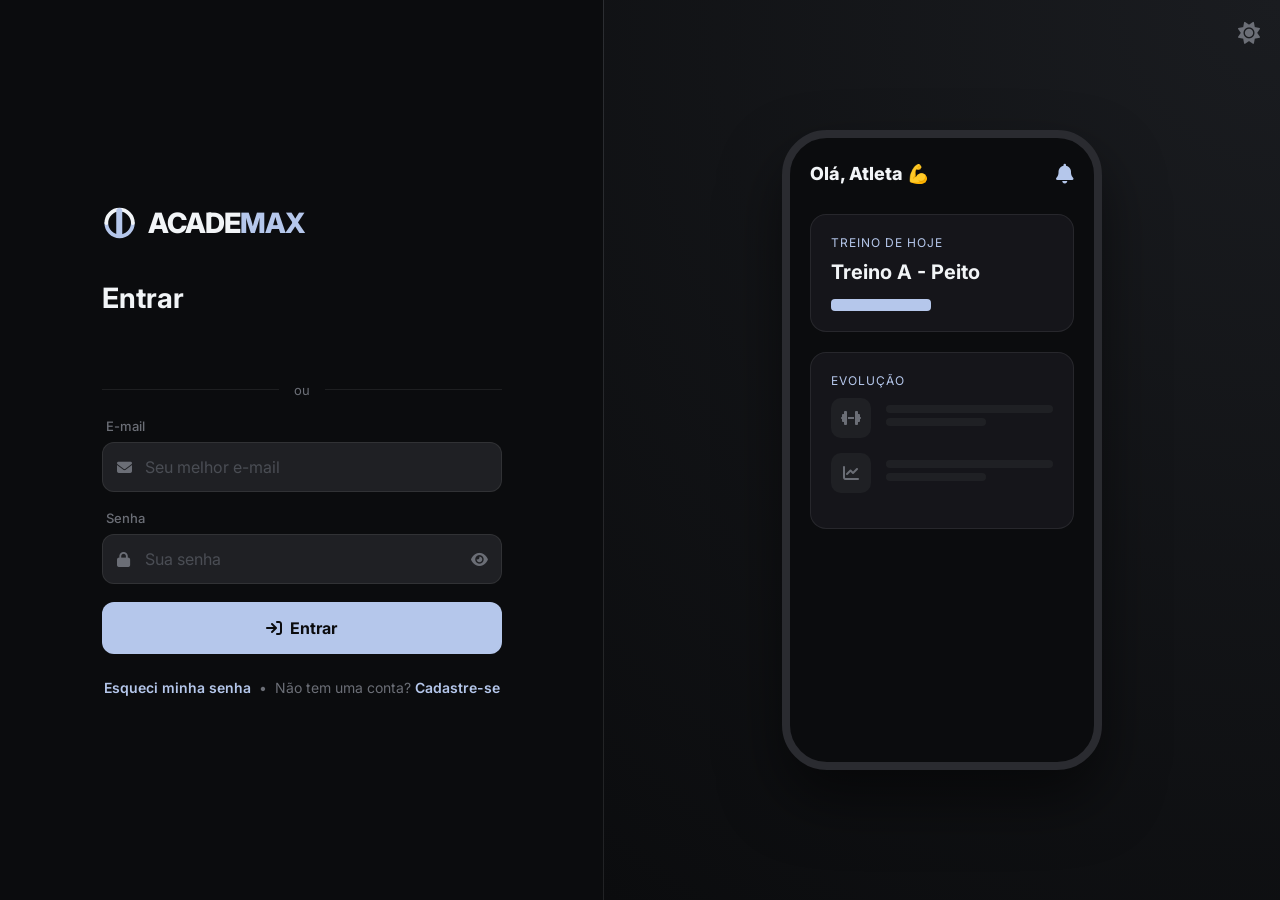
<file: login.html>
<!DOCTYPE html>
<html lang="pt-br">
<head>
    <meta charset="UTF-8">
    <meta name="viewport" content="width=device-width, initial-scale=1.0, maximum-scale=1.0, user-scalable=no">
    <title>AcadeMax - Entrar</title>
    <link rel="stylesheet" href="https://cdnjs.cloudflare.com/ajax/libs/font-awesome/6.5.1/css/all.min.css">
    <link href="https://fonts.googleapis.com/css2?family=Inter:wght@400;500;600;700;800&display=swap" rel="stylesheet">
    <style>
        :root {
            --bg-main: #0b0c0e;
            --bg-card: #15151a;
            --bg-input: #1f2024;
            --primary: #b5c7eb;
            --primary-dark: #8da3cf;
            --primary-glow: rgba(181, 199, 235, 0.2);
            --text-main: #f2f5f7;
            --text-muted: #6b6e76;
            --border: rgba(255, 255, 255, 0.08);
            --radius-md: 12px;
        }

        * { box-sizing: border-box; margin: 0; padding: 0; font-family: 'Inter', sans-serif; }

        body {
            background-color: var(--bg-main);
            color: var(--text-main);
            min-height: 100vh;
            display: flex;
        }

        .login-side {
            flex: 1;
            display: flex;
            flex-direction: column;
            justify-content: center;
            align-items: center;
            padding: 40px 20px;
        }

        .form-wrapper {
            width: 100%;
            max-width: 400px;
            animation: fadeIn 0.5s ease;
        }

        .logo { display: flex; align-items: center; gap: 10px; margin-bottom: 40px; }
        .logo svg { height: 36px; width: 36px; }
        .logo-text { font-size: 28px; font-weight: 800; letter-spacing: -1px; }
        .logo-ade { color: #f2f5f7; }
        .logo-max { color: #b5c7eb; }

        h1 { font-size: 28px; font-weight: 700; margin-bottom: 30px; }

        .social-btns { display: flex; flex-direction: column; gap: 12px; margin-bottom: 25px; }

        .divider { display: flex; align-items: center; text-align: center; color: var(--text-muted); margin: 20px 0; font-size: 13px; }
        .divider::before, .divider::after { content: ''; flex: 1; border-bottom: 1px solid var(--border); }
        .divider::before { margin-right: 15px; }
        .divider::after { margin-left: 15px; }

        .input-group { margin-bottom: 18px; position: relative; }
        .input-group label { display: block; font-size: 13px; color: var(--text-muted); font-weight: 500; margin-bottom: 8px; padding-left: 4px; }
        .input-group .input-wrap { position: relative; }
        .input-group .input-icon {
            position: absolute; left: 15px; top: 50%; transform: translateY(-50%);
            color: var(--text-muted); font-size: 15px; pointer-events: none; z-index: 1;
        }
        .input-group input {
            width: 100%; background: var(--bg-input); border: 1px solid var(--border);
            padding: 14px 16px 14px 42px; border-radius: var(--radius-md); color: var(--text-main);
            font-size: 16px; transition: 0.2s;
        }
        .input-group input:focus { outline: none; border-color: var(--primary); box-shadow: 0 0 0 3px var(--primary-glow); }
        .input-group input:focus + .input-icon,
        .input-group .input-wrap:focus-within .input-icon { color: var(--primary); }
        .input-group input::placeholder { color: #4a4d54; }
        .input-group input[type="date"] { padding-left: 42px; color: var(--text-muted); }
        /* toggle senha */
        .toggle-pw { position: absolute; right: 14px; top: 50%; transform: translateY(-50%); cursor: pointer; color: var(--text-muted); font-size: 15px; z-index: 2; transition: color 0.2s; }
        .toggle-pw:hover { color: var(--primary); }

        .grid-2-cols { display: grid; grid-template-columns: 1fr 1fr; gap: 15px; }

        .btn-primary {
            width: 100%; background: var(--primary); color: #0b0c0e; border: none;
            padding: 16px; border-radius: var(--radius-md); font-size: 16px; font-weight: 700;
            cursor: pointer; transition: 0.2s; margin-top: 10px;
            display: flex; align-items: center; justify-content: center; gap: 8px;
        }
        .btn-primary:hover { background: var(--primary-dark); }
        .btn-primary:disabled { opacity: 0.7; cursor: not-allowed; }

        .links { text-align: center; margin-top: 25px; font-size: 14px; color: var(--text-muted); }
        .links a { color: var(--primary); text-decoration: none; font-weight: 600; cursor: pointer; }

        .hidden { display: none !important; }
        @keyframes fadeIn { from { opacity: 0; transform: translateY(10px); } to { opacity: 1; transform: translateY(0); } }

        .showcase-side {
            flex: 1.2;
            background: radial-gradient(circle at top right, #1a1c20, #0b0c0e);
            display: flex; justify-content: center; align-items: center;
            position: relative; overflow: hidden;
            border-left: 1px solid var(--border);
        }

        .phone-mockup {
            width: 320px; height: 640px; background: var(--bg-main);
            border: 8px solid #2a2b30; border-radius: 45px; overflow: hidden;
            box-shadow: 0 30px 60px rgba(0,0,0,0.5); position: relative;
            padding: 25px 20px;
        }
        .phone-header { display: flex; justify-content: space-between; align-items: center; margin-bottom: 30px; }
        .phone-header span { font-weight: 800; font-size: 18px; }
        .phone-header i { color: var(--primary); font-size: 20px; }

        .mock-card { background: var(--bg-card); padding: 20px; border-radius: 16px; margin-bottom: 20px; border: 1px solid var(--border); }
        .mock-title { font-size: 12px; text-transform: uppercase; letter-spacing: 1px; color: var(--primary); margin-bottom: 10px; }
        .mock-text { font-size: 20px; font-weight: 700; margin-bottom: 15px; }
        .mock-btn { height: 12px; width: 100px; background: var(--primary); border-radius: 4px; }

        .mock-exercise { display: flex; align-items: center; gap: 15px; margin-bottom: 15px; }
        .mock-icon { width: 40px; height: 40px; background: var(--bg-input); border-radius: 10px; display: flex; align-items: center; justify-content: center; color: var(--text-muted); }
        .mock-lines { flex: 1; }
        .mock-line { height: 8px; background: var(--bg-input); border-radius: 4px; margin-bottom: 5px; }
        .mock-line.short { width: 60%; }

        /* Toast */
        #login-toast {
            position: fixed; bottom: 30px; left: 50%; transform: translateX(-50%) translateY(20px);
            background: var(--bg-card); border: 1px solid var(--border); border-radius: 14px;
            padding: 14px 20px; display: flex; align-items: center; gap: 12px;
            box-shadow: 0 8px 30px rgba(0,0,0,0.4); z-index: 999; max-width: 90vw;
            opacity: 0; transition: all 0.3s ease; pointer-events: none; font-size: 14px; font-weight: 500;
        }
        #login-toast.show { opacity: 1; transform: translateX(-50%) translateY(0); }

        /* Modal de senha */
        .modal-overlay { position: fixed; top: 0; left: 0; width: 100%; height: 100%; background: rgba(0,0,0,0.65); backdrop-filter: blur(8px); display: flex; justify-content: center; align-items: center; z-index: 200; }
        .modal-box {
            background: var(--bg-card); border: 1px solid rgba(255,255,255,0.1);
            border-radius: 24px; padding: 32px 28px; width: 92%; max-width: 400px;
            animation: slideUp 0.3s cubic-bezier(0.34,1.56,0.64,1);
            box-shadow: 0 25px 60px rgba(0,0,0,0.6);
        }
        .modal-box-icon {
            width: 52px; height: 52px; background: rgba(181,199,235,0.1); border-radius: 14px;
            display: flex; align-items: center; justify-content: center;
            font-size: 22px; color: var(--primary); margin-bottom: 18px;
        }
        .modal-box h2 { font-size: 21px; font-weight: 800; margin-bottom: 8px; letter-spacing: -0.5px; }
        .modal-box p { font-size: 14px; color: var(--text-muted); margin-bottom: 22px; line-height: 1.6; }
        .modal-actions { display: flex; gap: 10px; margin-top: 22px; }
        .btn-secondary { flex: 1; background: transparent; border: 1px solid var(--border); color: var(--text-main); padding: 13px; border-radius: var(--radius-md); font-size: 15px; font-weight: 600; cursor: pointer; transition: 0.2s; }
        .btn-secondary:hover { border-color: var(--primary); color: var(--primary); background: rgba(181,199,235,0.05); }
        @keyframes slideUp { from { opacity: 0; transform: scale(0.9) translateY(20px); } to { opacity: 1; transform: scale(1) translateY(0); } }

        @media (max-width: 900px) {
            .showcase-side { display: none; }
            .login-side { padding: 40px 25px; justify-content: flex-start; padding-top: 80px; }
            .logo { margin-bottom: 30px; }
            .grid-2-cols { grid-template-columns: 1fr; gap: 0; }
        }

        @media (max-width: 380px) {
            .logo-text { font-size: 24px; }
            .logo svg { height: 30px; width: 30px; }
            h1 { font-size: 24px; }
        }

        #google-btn-container, #google-btn-container-2 { width: 100% !important; display: flex !important; justify-content: center !important; }
        #google-btn-container > div, #google-btn-container-2 > div { width: 100% !important; }

        .theme-toggle-fixed { position: fixed; top: 20px; right: 20px; cursor: pointer; color: var(--text-muted); font-size: 22px; z-index: 100; transition: transform 0.2s; }
        .theme-toggle-fixed:hover { transform: scale(1.1); color: var(--primary); }

        /* MODO CLARO */
        body.light-mode { background-color: #f4f6f8; color: #1e293b; }
        body.light-mode .login-side { background-color: #f4f6f8; }
        body.light-mode .showcase-side { background: radial-gradient(circle at top right, #e2e8f0, #f4f6f8); border-left: 1px solid rgba(0,0,0,0.08); }
        body.light-mode .phone-mockup { background: #f4f6f8; border: 8px solid #d1d5db; }
        body.light-mode .mock-card { background: #fff; border: 1px solid rgba(0,0,0,0.08); }
        body.light-mode .mock-icon { background: #eef1f4; color: #64748b; }
        body.light-mode .mock-line { background: #eef1f4; }
        body.light-mode .mock-btn { background: #3b82f6; }
        body.light-mode .btn-primary { background: #3b82f6; color: #fff; }
        body.light-mode .btn-primary:hover { background: #2563eb; }
        body.light-mode .input-group input { background: #fff; border: 1px solid rgba(0,0,0,0.1); color: #1e293b; }
        body.light-mode .input-group input::placeholder { color: #94a3b8; }
        body.light-mode .modal-box { background: #fff; }
        body.light-mode #login-toast { background: #fff; border: 1px solid rgba(0,0,0,0.08); color: #1e293b; }
        body.light-mode .logo-ade { color: #1e293b; }
        body.light-mode .logo-max { color: #3b82f6; }
        body.light-mode .logo svg path[stroke="#b5c7eb"] { stroke: #3b82f6; }
        body.light-mode .logo svg path[stroke="#f2f5f7"] { stroke: #1e293b; }
        body.light-mode .logo svg rect[fill="#b5c7eb"] { fill: #3b82f6; }
    </style>
</head>
<body>

    <div class="theme-toggle-fixed" onclick="toggleTheme()"><i class="fa-solid fa-sun"></i></div>

    <!-- Toast -->
    <div id="login-toast"><i id="toast-icon" class="fa-solid fa-circle-info" style="font-size:18px;flex-shrink:0;"></i><span id="toast-msg"></span></div>

    <!-- Modal: Redefinir senha (abre via link do email) -->
    <div id="reset-modal" class="modal-overlay hidden">
        <div class="modal-box">
            <div class="modal-box-icon"><i class="fa-solid fa-key"></i></div>
            <h2>Nova senha</h2>
            <p>Digite e confirme sua nova senha abaixo.</p>
            <div class="input-group">
                <label>Nova senha</label>
                <div class="input-wrap" style="position:relative;">
                    <input type="password" id="reset-password" placeholder="Mínimo 6 caracteres">
                    <i class="fa-solid fa-lock input-icon"></i>
                    <i class="fa-solid fa-eye toggle-pw" onclick="togglePw('reset-password', this)"></i>
                </div>
            </div>
            <div class="input-group" style="margin-bottom:0;">
                <label>Confirmar nova senha</label>
                <div class="input-wrap" style="position:relative;">
                    <input type="password" id="reset-confirm" placeholder="Repita a senha">
                    <i class="fa-solid fa-lock input-icon"></i>
                    <i class="fa-solid fa-eye toggle-pw" onclick="togglePw('reset-confirm', this)"></i>
                </div>
            </div>
            <div class="modal-actions">
                <button class="btn-primary" id="reset-save-btn" style="margin-top:0;" onclick="saveNewPassword()">
                    <i class="fa-solid fa-check"></i> Salvar senha
                </button>
            </div>
        </div>
    </div>

    <!-- Modal: Esqueci minha senha -->
    <div id="forgot-modal" class="modal-overlay hidden">
        <div class="modal-box">
            <div class="modal-box-icon"><i class="fa-solid fa-lock"></i></div>
            <h2>Recuperar senha</h2>
            <p>Digite seu e-mail cadastrado. Se existir uma conta, enviaremos as instruções de redefinição.</p>
            <div class="input-group" style="margin-bottom:0;">
                <label>E-mail</label>
                <div class="input-wrap">
                    <input type="email" id="forgot-email" placeholder="seu@email.com">
                    <i class="fa-solid fa-envelope input-icon"></i>
                </div>
            </div>
            <div class="modal-actions">
                <button class="btn-secondary" onclick="closeForgotModal()">Cancelar</button>
                <button class="btn-primary" id="forgot-send-btn" style="margin-top:0;flex:1.5;" onclick="sendForgotPassword()"><i class="fa-solid fa-paper-plane"></i> Enviar</button>
            </div>
        </div>
    </div>

    <div class="login-side">
        <div class="form-wrapper">
            <div class="logo">
                <svg viewBox="0 0 24 24" fill="none" xmlns="http://www.w3.org/2000/svg"><path d="M20.5714 12C20.5714 14.3457 19.6393 16.5942 17.9806 18.2529C16.3219 19.9116 14.0734 20.8437 11.7276 20.8437C9.38189 20.8437 7.13337 19.9116 5.47466 18.2529C3.81595 16.5942 2.88379 14.3457 2.88379 12" stroke="#b5c7eb" stroke-width="2.5" stroke-linecap="round"/><path d="M2.88379 12C2.88379 9.65428 3.81595 7.40576 5.47466 5.74705C7.13337 4.08834 9.38189 3.15619 11.7276 3.15619C14.0734 3.15619 16.3219 4.08834 17.9806 5.74705C19.6393 7.40576 20.5714 9.65428 20.5714 12" stroke="#f2f5f7" stroke-width="2.5" stroke-linecap="round"/><rect x="9.5" y="2" width="4" height="20" rx="2" fill="#b5c7eb"/></svg>
                <div class="logo-text"><span class="logo-ade">ACADE</span><span class="logo-max">MAX</span></div>
            </div>

            <div id="login-view">
                <h1>Entrar</h1>
                <div class="social-btns"><div id="google-btn-container" style="display:flex;justify-content:center;margin-bottom:12px;"></div></div>
                <div class="divider">ou</div>
                <form onsubmit="fazerLogin(event)">
                    <div class="input-group">
                        <label>E-mail</label>
                        <div class="input-wrap">
                            <input type="email" id="login-email" placeholder="Seu melhor e-mail" required>
                            <i class="fa-solid fa-envelope input-icon"></i>
                        </div>
                    </div>
                    <div class="input-group">
                        <label>Senha</label>
                        <div class="input-wrap" style="position:relative;">
                            <input type="password" id="login-password" placeholder="Sua senha" required>
                            <i class="fa-solid fa-lock input-icon"></i>
                            <i class="fa-solid fa-eye toggle-pw" onclick="togglePw('login-password', this)"></i>
                        </div>
                    </div>
                    <button type="submit" class="btn-primary" id="login-btn"><i class="fa-solid fa-arrow-right-to-bracket"></i> Entrar</button>
                </form>
                <div class="links"><a onclick="openForgotModal()">Esqueci minha senha</a> &nbsp;•&nbsp; Não tem uma conta? <a onclick="toggleAuthView('register')">Cadastre-se</a></div>
            </div>

            <div id="register-view" class="hidden">
                <h1>Cadastre-se</h1>
                <div class="social-btns"><div id="google-btn-container-2" style="display:flex;justify-content:center;"></div></div>
                <div class="divider">ou preencha os dados</div>
                <form onsubmit="registrarUsuario(event)">
                    <div class="input-group">
                        <label>Nome completo</label>
                        <div class="input-wrap">
                            <input type="text" id="reg-name" placeholder="Ex: João da Silva" required>
                            <i class="fa-solid fa-user input-icon"></i>
                        </div>
                    </div>
                    <div class="input-group">
                        <label>E-mail</label>
                        <div class="input-wrap">
                            <input type="email" id="reg-email" placeholder="Ex: joao@email.com" required>
                            <i class="fa-solid fa-envelope input-icon"></i>
                        </div>
                    </div>
                    <div class="input-group">
                        <label>Data de Nascimento</label>
                        <div class="input-wrap">
                            <input type="date" id="reg-birthdate" required>
                            <i class="fa-solid fa-calendar input-icon"></i>
                        </div>
                    </div>
                    <div class="grid-2-cols">
                        <div class="input-group">
                            <label>Senha</label>
                            <div class="input-wrap" style="position:relative;">
                                <input type="password" id="reg-password" placeholder="Mín. 6 dígitos" required>
                                <i class="fa-solid fa-lock input-icon"></i>
                                <i class="fa-solid fa-eye toggle-pw" onclick="togglePw('reg-password', this)"></i>
                            </div>
                        </div>
                        <div class="input-group">
                            <label>Confirmar</label>
                            <div class="input-wrap" style="position:relative;">
                                <input type="password" id="reg-confirm-password" placeholder="Repita" required>
                                <i class="fa-solid fa-lock input-icon"></i>
                                <i class="fa-solid fa-eye toggle-pw" onclick="togglePw('reg-confirm-password', this)"></i>
                            </div>
                        </div>
                    </div>
                    <button type="submit" class="btn-primary" id="register-btn"><i class="fa-solid fa-user-plus"></i> Criar Conta</button>
                </form>
                <div class="links">Já tem uma conta? <a onclick="toggleAuthView('login')">Entrar</a></div>
            </div>
        </div>
    </div>

    <div class="showcase-side">
        <div class="phone-mockup">
            <div class="phone-header"><span>Olá, Atleta 💪</span><i class="fa-solid fa-bell"></i></div>
            <div class="mock-card"><div class="mock-title">TREINO DE HOJE</div><div class="mock-text">Treino A - Peito</div><div class="mock-btn"></div></div>
            <div class="mock-card">
                <div class="mock-title">EVOLUÇÃO</div>
                <div class="mock-exercise"><div class="mock-icon"><i class="fa-solid fa-dumbbell"></i></div><div class="mock-lines"><div class="mock-line"></div><div class="mock-line short"></div></div></div>
                <div class="mock-exercise"><div class="mock-icon"><i class="fa-solid fa-chart-line"></i></div><div class="mock-lines"><div class="mock-line"></div><div class="mock-line short"></div></div></div>
            </div>
        </div>
    </div>

    <div id="g_id_onload" data-client_id="681505626161-vn9aiah8dd700qdsb4bolt9qanji49u1.apps.googleusercontent.com" data-callback="handleCredentialResponse" data-auto_prompt="false" style="display:none;"></div>
    <script src="https://accounts.google.com/gsi/client" async defer></script>

    <script>
        const API = 'https://academax-backend.onrender.com/api';

        // === TOAST ===
        function showToast(message, type = 'info') {
            const icons = { success: 'fa-circle-check', error: 'fa-circle-xmark', info: 'fa-circle-info', warning: 'fa-triangle-exclamation' };
            const colors = { success: '#10b981', error: '#ef4444', info: '#b5c7eb', warning: '#f59e0b' };
            const toast = document.getElementById('login-toast');
            document.getElementById('toast-icon').className = `fa-solid ${icons[type]}`;
            document.getElementById('toast-icon').style.color = colors[type];
            document.getElementById('toast-msg').innerText = message;
            toast.classList.add('show');
            setTimeout(() => toast.classList.remove('show'), 3000);
        }

        // === LOADING ===
        function setLoading(btn, loading, originalHTML) {
            if (loading) { btn.innerHTML = '<i class="fa-solid fa-circle-notch fa-spin"></i> Aguarde...'; btn.disabled = true; }
            else { btn.innerHTML = originalHTML; btn.disabled = false; }
        }

        // === TEMA ===
        function toggleTheme() {
            document.body.classList.toggle('light-mode');
            const isLight = document.body.classList.contains('light-mode');
            localStorage.setItem('academax_theme', isLight ? 'light' : 'dark');
            document.querySelector('.theme-toggle-fixed i').className = isLight ? 'fa-solid fa-moon' : 'fa-solid fa-sun';
        }
        if (localStorage.getItem('academax_theme') === 'light') {
            document.body.classList.add('light-mode');
            document.querySelector('.theme-toggle-fixed i').className = 'fa-solid fa-moon';
        }

        // Verifica se tem token de reset na URL e abre o modal automaticamente
        const urlParams = new URLSearchParams(window.location.search);
        const resetToken = urlParams.get('reset');
        if (resetToken) {
            document.getElementById('reset-modal').classList.remove('hidden');
        }

        async function saveNewPassword() {
            const password = document.getElementById('reset-password').value;
            const confirm  = document.getElementById('reset-confirm').value;
            if (!password || !confirm) { showToast("Preencha os dois campos.", "warning"); return; }
            if (password !== confirm)  { showToast("As senhas não coincidem!", "error"); return; }
            if (password.length < 6)   { showToast("Mínimo 6 caracteres.", "warning"); return; }
            const btn = document.getElementById('reset-save-btn');
            const originalHTML = btn.innerHTML;
            setLoading(btn, true);
            try {
                const res = await fetch(`${API}/reset-password`, {
                    method: 'POST',
                    headers: { 'Content-Type': 'application/json' },
                    body: JSON.stringify({ token: resetToken, newPassword: password })
                });
                const data = await res.json();
                if (data.error) { showToast(data.error, "error"); setLoading(btn, false, originalHTML); return; }
                document.getElementById('reset-modal').classList.add('hidden');
                showToast("Senha redefinida com sucesso! Faça login.", "success");
                // Limpa o token da URL
                window.history.replaceState({}, document.title, '/login.html');
            } catch (err) {
                showToast("Erro de conexão.", "error");
            }
            setLoading(btn, false, originalHTML);
        }

        // === ALTERNAR VIEWS ===
        function toggleAuthView(view) {
            const loginView = document.getElementById('login-view');
            const registerView = document.getElementById('register-view');
            if (view === 'register') { loginView.classList.add('hidden'); registerView.classList.remove('hidden'); }
            else { loginView.classList.remove('hidden'); registerView.classList.add('hidden'); }
        }

        // === GOOGLE OAuth ===
        window.onload = function () {
            if (window.google) {
                google.accounts.id.initialize({ client_id: '681505626161-vn9aiah8dd700qdsb4bolt9qanji49u1.apps.googleusercontent.com', callback: handleCredentialResponse });
                google.accounts.id.renderButton(document.getElementById("google-btn-container"), { theme: "outline", size: "large", type: "standard", text: "signin_with", shape: "rectangular", width: 350, logo_alignment: "left" });
                google.accounts.id.renderButton(document.getElementById("google-btn-container-2"), { theme: "outline", size: "large", type: "standard", text: "signup_with", shape: "rectangular", width: 350, logo_alignment: "left" });
            }
        };

        function handleCredentialResponse(response) {
            const data = JSON.parse(atob(response.credential.split('.')[1]));
            fetch(`${API}/google-login`, { method: 'POST', headers: { 'Content-Type': 'application/json' }, body: JSON.stringify({ name: data.name, email: data.email, picture: data.picture }) })
            .then(res => res.json())
            .then(user => {
                if (user.error) { showToast(user.error, 'error'); return; }
                localStorage.setItem('academax_user', JSON.stringify(user));
                window.location.href = 'index.html';
            })
            .catch(() => showToast("Erro ao conectar. O servidor pode estar iniciando...", "warning"));
        }

        // === LOGIN ===
        function fazerLogin(event) {
            event.preventDefault();
            const btn = document.getElementById('login-btn');
            const originalHTML = btn.innerHTML;
            const email = document.getElementById('login-email').value;
            const password = document.getElementById('login-password').value;
            setLoading(btn, true);
            fetch(`${API}/login`, { method: 'POST', headers: { 'Content-Type': 'application/json' }, body: JSON.stringify({ email, password }) })
            .then(res => res.json())
            .then(data => {
                if (data.error) { showToast(data.error, 'error'); setLoading(btn, false, originalHTML); return; }
                localStorage.setItem('academax_user', JSON.stringify(data));
                window.location.href = 'index.html';
            })
            .catch(() => { showToast("Erro de conexão.", "error"); setLoading(btn, false, originalHTML); });
        }

        // === CADASTRO ===
        function registrarUsuario(event) {
            event.preventDefault();
            const btn = document.getElementById('register-btn');
            const originalHTML = btn.innerHTML;
            const name = document.getElementById('reg-name').value;
            const email = document.getElementById('reg-email').value;
            const birthdate = document.getElementById('reg-birthdate').value;
            const password = document.getElementById('reg-password').value;
            const confirmPassword = document.getElementById('reg-confirm-password').value;
            if (password !== confirmPassword) { showToast("As senhas não coincidem!", "error"); return; }
            if (password.length < 6) { showToast("A senha deve ter no mínimo 6 caracteres.", "warning"); return; }
            setLoading(btn, true);
            fetch(`${API}/register`, { method: 'POST', headers: { 'Content-Type': 'application/json' }, body: JSON.stringify({ name, email, password, birthdate }) })
            .then(res => res.json())
            .then(data => {
                if (data.error) { showToast(data.error, 'error'); setLoading(btn, false, originalHTML); return; }
                localStorage.setItem('academax_user', JSON.stringify(data));
                window.location.href = 'index.html';
            })
            .catch(() => { showToast("Erro de conexão.", "error"); setLoading(btn, false, originalHTML); });
        }

        // === TOGGLE MOSTRAR/OCULTAR SENHA ===
        function togglePw(inputId, icon) {
            const input = document.getElementById(inputId);
            const isHidden = input.type === 'password';
            input.type = isHidden ? 'text' : 'password';
            icon.className = isHidden ? 'fa-solid fa-eye-slash toggle-pw' : 'fa-solid fa-eye toggle-pw';
        }

        // === ESQUECI MINHA SENHA ===
        function openForgotModal() { document.getElementById('forgot-modal').classList.remove('hidden'); }
        function closeForgotModal() { document.getElementById('forgot-modal').classList.add('hidden'); document.getElementById('forgot-email').value = ''; }

        async function sendForgotPassword() {
            const email = document.getElementById('forgot-email').value.trim();
            if (!email) { showToast("Digite seu e-mail.", "warning"); return; }
            const btn = document.getElementById('forgot-send-btn');
            const originalHTML = btn.innerHTML;
            setLoading(btn, true);
            try {
                const res = await fetch(`${API}/forgot-password`, {
                    method: 'POST',
                    headers: { 'Content-Type': 'application/json' },
                    body: JSON.stringify({ email })
                });
                const data = await res.json();
                closeForgotModal();
                showToast(data.message || "Instruções enviadas para o seu e-mail!", "success");
            } catch (err) {
                showToast("Erro de conexão. Tente novamente.", "error");
            }
            setLoading(btn, false, originalHTML);
        }
    </script>
</body>
</html>
</file>
